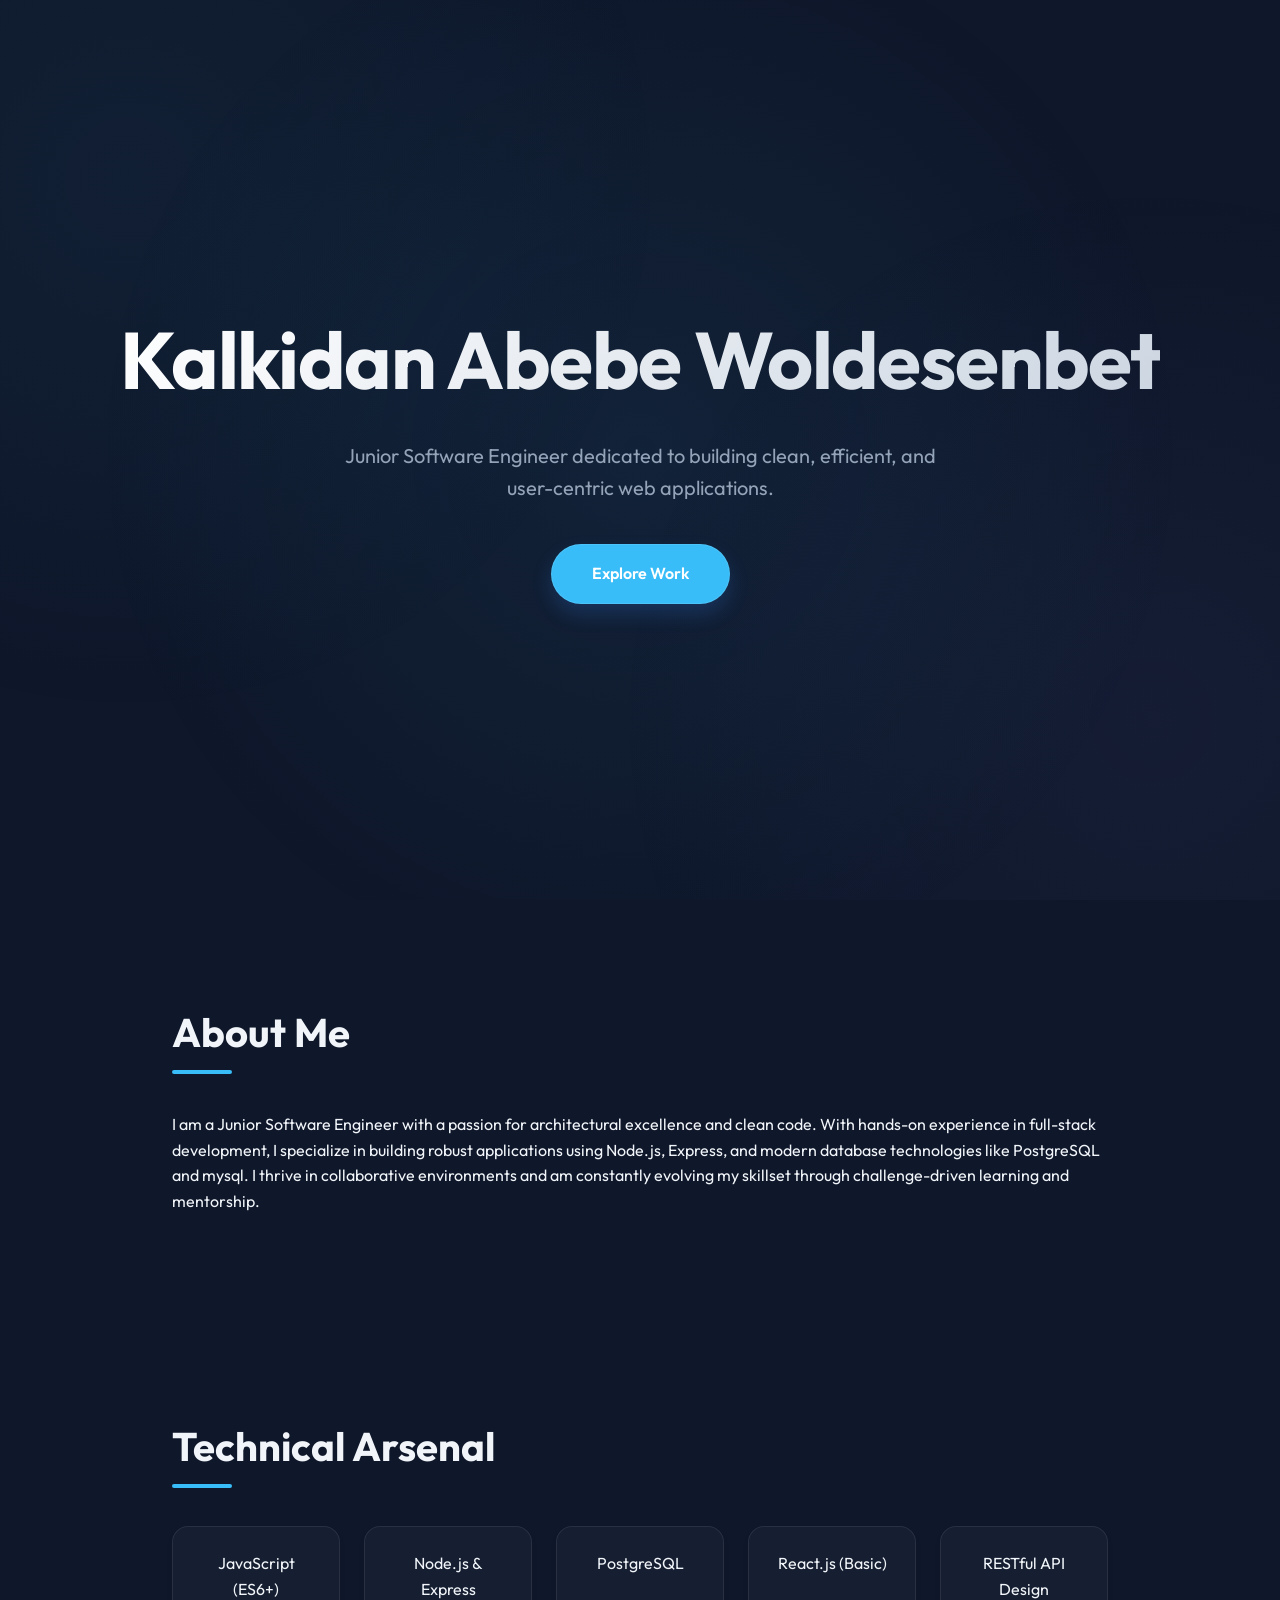
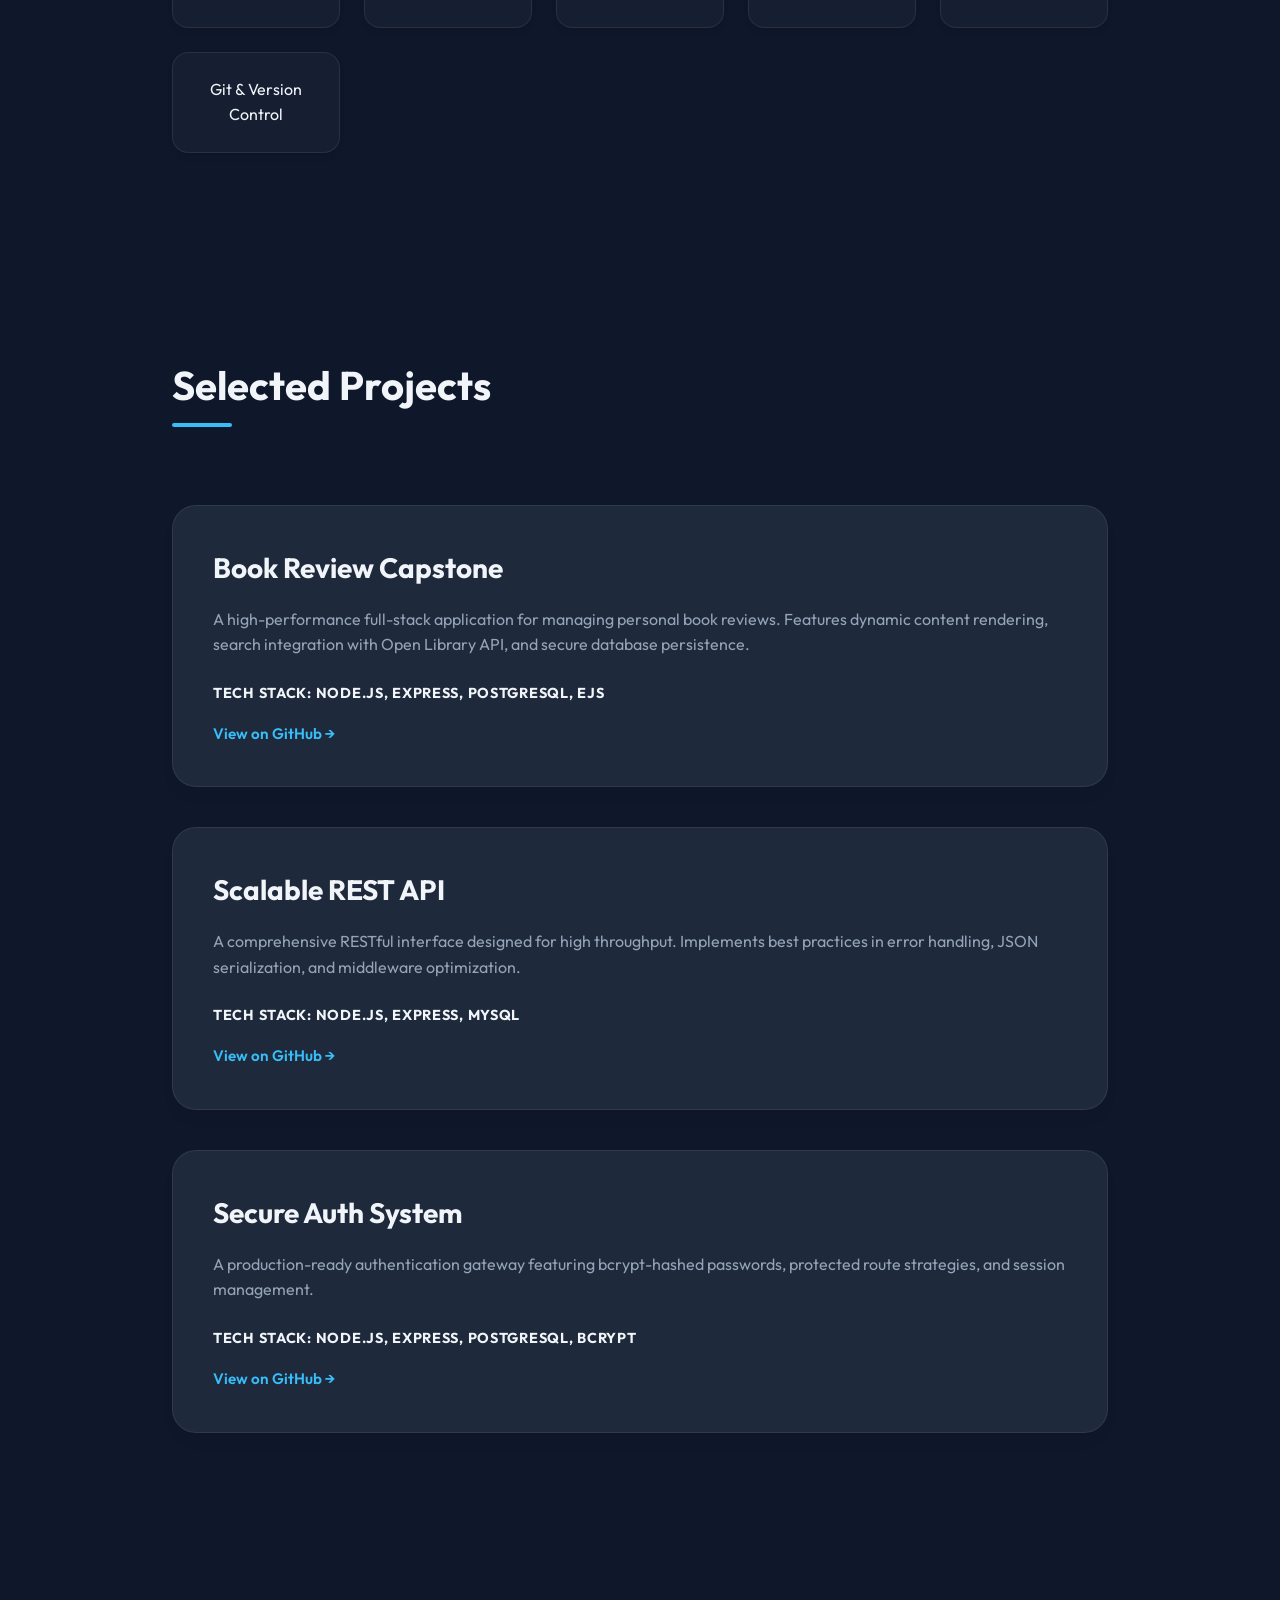
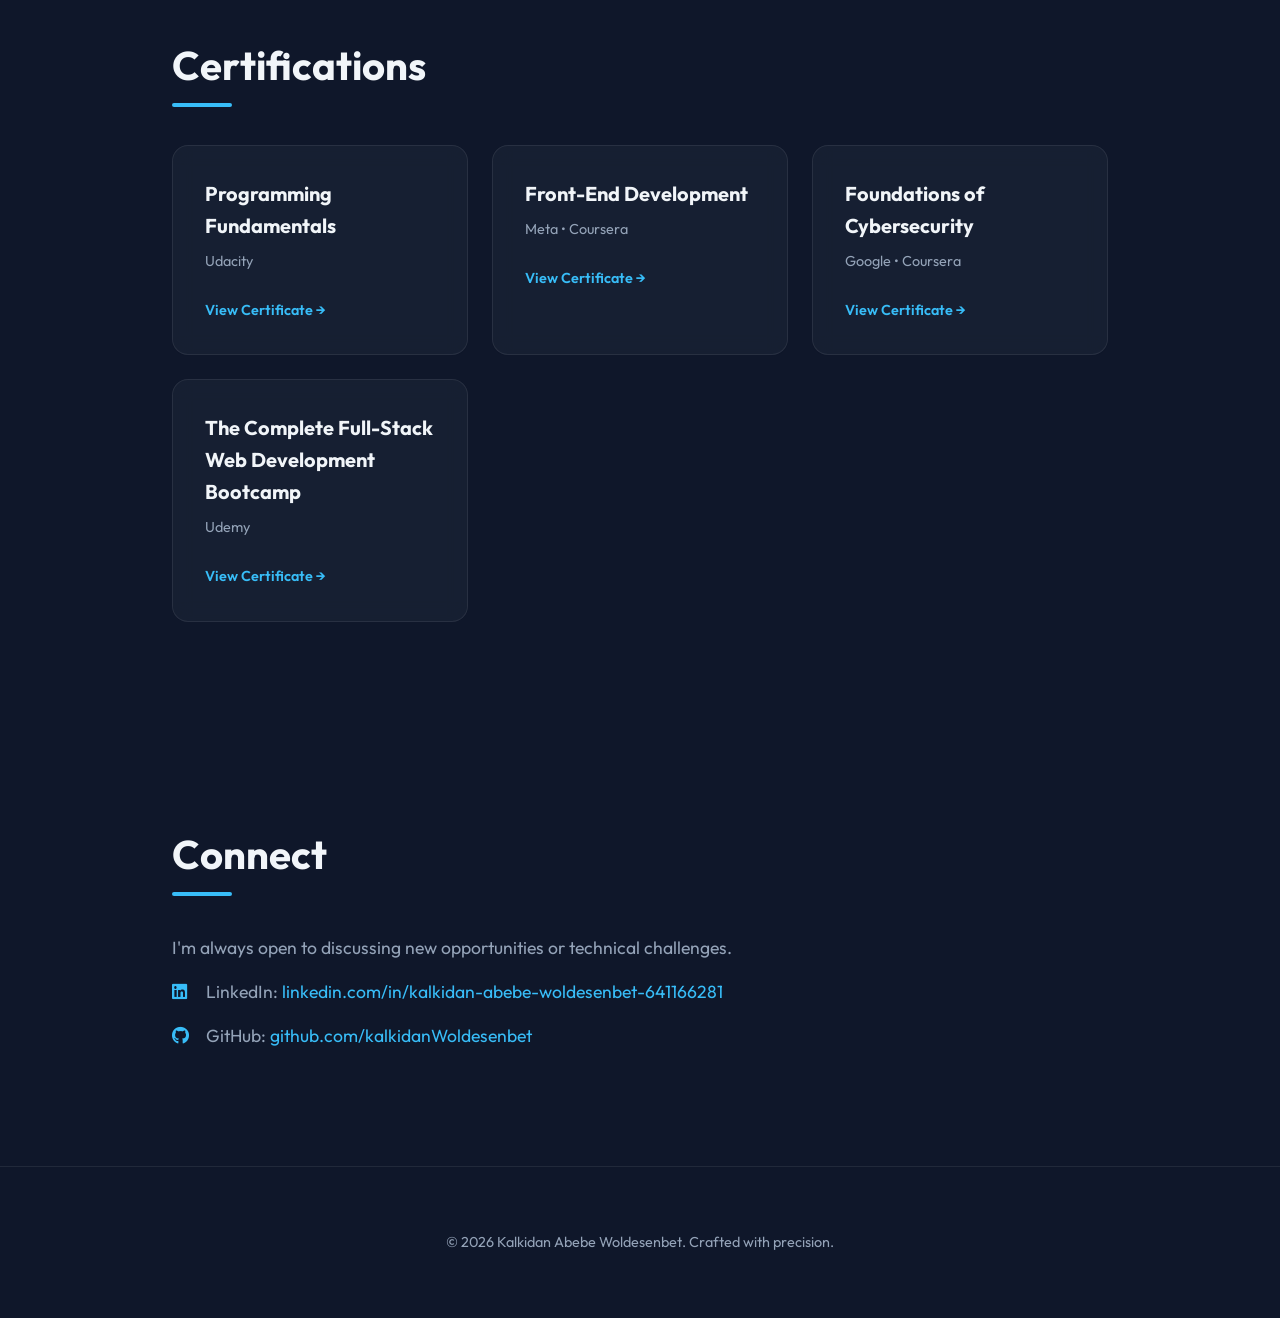
<file: index.html>
<!DOCTYPE html>
<html lang="en">

<head>
    <meta charset="UTF-8" />
    <meta name="viewport" content="width=device-width, initial-scale=1.0" />
    <title>Kalkidan Abebe Woldesenbet | Junior Software Engineer</title>
    <link rel="stylesheet" href="style.css" />
    <link rel="stylesheet" href="https://cdnjs.cloudflare.com/ajax/libs/font-awesome/6.0.0/css/all.min.css" />
</head>

<body>

    <header>
        <div class="header-content">
            <h1>Kalkidan Abebe Woldesenbet</h1>
            <p>Junior Software Engineer dedicated to building clean, efficient, and user-centric web applications.</p>
            <a class="btn" href="#projects">Explore Work</a>
        </div>
    </header>

    <main>
        <section id="about">
            <h2>About Me</h2>
            <p>
                I am a Junior Software Engineer with a passion for architectural excellence and clean code.
                With hands-on experience in full-stack development, I specialize in building robust applications
                using Node.js, Express, and modern database technologies like PostgreSQL and mysql.
                I thrive in collaborative environments and am constantly evolving my skillset through
                challenge-driven learning and mentorship.
            </p>
        </section>

        <section id="skills">
            <h2>Technical Arsenal</h2>
            <ul>
                <li>JavaScript (ES6+)</li>
                <li>Node.js & Express</li>
                <li>PostgreSQL</li>
                <li>React.js (Basic)</li>
                <li>RESTful API Design</li>
                <li>Git & Version Control</li>
            </ul>
        </section>

        <section id="projects">
            <h2>Selected Projects</h2>

            <div class="project">
                <h3>Book Review Capstone</h3>
                <p>
                    A high-performance full-stack application for managing personal book reviews.
                    Features dynamic content rendering, search integration with Open Library API,
                    and secure database persistence.
                </p>
                <strong>Tech Stack: Node.js, Express, PostgreSQL, EJS</strong>
                <a href="https://github.com/kalkidanWoldesenbet/MyBookReview" target="_blank">View on GitHub →</a>
            </div>

            <div class="project">
                <h3>Scalable REST API</h3>
                <p>
                    A comprehensive RESTful interface designed for high throughput. Implements
                    best practices in error handling, JSON serialization, and middleware optimization.
                </p>
                <strong>Tech Stack: Node.js, Express, mysql</strong>
                <a href="https://github.com/kalkidanWoldesenbet/Blog_Post" target="_blank">View on GitHub →</a>
            </div>

            <div class="project">
                <h3>Secure Auth System</h3>
                <p>
                    A production-ready authentication gateway featuring bcrypt-hashed passwords,
                    protected route strategies, and session management.
                </p>
                <strong>Tech Stack: Node.js, Express, PostgreSQL, bcrypt</strong>
                <a href="https://github.com/kalkidanWoldesenbet/SecureAuthSystem" target="_blank">View on GitHub →</a>
            </div>
        </section>

        <section id="certificates">
            <h2>Certifications</h2>
            <div class="cert-grid">
                <div class="cert-card">
                    <h3>Programming Fundamentals</h3>
                    <p>Udacity</p>
                    <a href="https://www.udacity.com/certificate/e/d6f50f72-49ea-11ef-8ecb-c7569900e9d4"
                        target="_blank">View Certificate →</a>
                </div>
                <div class="cert-card">
                    <h3>Front-End Development</h3>
                    <p>Meta • Coursera</p>
                    <a href="https://coursera.org/verify/5EPKUPN6L9TH" target="_blank">View Certificate →</a>
                </div>
                <div class="cert-card">
                    <h3>Foundations of Cybersecurity</h3>
                    <p>Google • Coursera</p>
                    <a href="https://coursera.org/verify/R9M2G8F6AD3J" target="_blank">View Certificate →</a>
                </div>
                <div class="cert-card">
                    <h3>The Complete Full-Stack Web Development Bootcamp</h3>
                    <p>Udemy</p>
                    <a href="https://www.udemy.com/certificate/UC-9e89a8e2-a0e8-4061-b72b-3ac2d64abacb/"
                        target="_blank">View Certificate →</a>
                </div>
            </div>
        </section>


        <section id="contact">
            <h2>Connect</h2>
            <p>I'm always open to discussing new opportunities or technical challenges.</p>
            <div class="contact-links">
                <p><i class="fab fa-linkedin"></i> LinkedIn: <a href="https://www.linkedin.com/in/kalkidan-abebe-woldesenbet-641166281"
                        target="_blank">linkedin.com/in/kalkidan-abebe-woldesenbet-641166281</a></p>
                <p><i class="fab fa-github"></i> GitHub: <a href="https://github.com/kalkidanWoldesenbet"
                        target="_blank">github.com/kalkidanWoldesenbet</a></p>
            </div>
        </section>
    </main>

    <footer>
        <p>© 2026 Kalkidan Abebe Woldesenbet. Crafted with precision.</p>
    </footer>

</body>

</html>
</file>
<file: style.css>
@import url('https://fonts.googleapis.com/css2?family=Outfit:wght@300;400;600;700&display=swap');

:root {
    --bg-primary: #0f172a;
    --bg-secondary: #1e293b;
    --accent-primary: #38bdf8;
    --accent-secondary: #818cf8;
    --text-primary: #f1f5f9;
    --text-secondary: #94a3b8;
    --glass-bg: rgba(30, 41, 59, 0.5);
    --glass-border: rgba(255, 255, 255, 0.08);
    --font-main: 'Outfit', sans-serif;
    --radius-lg: 24px;
    --radius-md: 16px;
    --transition: all 0.4s cubic-bezier(0.4, 0, 0.2, 1);
}



* {
    margin: 0;
    padding: 0;
    box-sizing: border-box;
}

body {
    font-family: var(--font-main);
    background-color: var(--bg-primary);
    color: var(--text-primary);
    line-height: 1.6;
    overflow-x: hidden;
}

/* Background Gradients */
body::before {
    content: '';
    position: fixed;
    top: 0;
    left: 0;
    width: 100%;
    height: 100%;
    background:
        radial-gradient(circle at 10% 20%, rgba(56, 189, 248, 0.05) 0%, transparent 40%),
        radial-gradient(circle at 90% 80%, rgba(129, 140, 248, 0.05) 0%, transparent 40%);
    z-index: -1;
}

/* Header & Hero */
header {
    height: 100vh;
    display: flex;
    flex-direction: column;
    justify-content: center;
    align-items: center;
    text-align: center;
    padding: 2rem;
    background: radial-gradient(circle at center, rgba(56, 189, 248, 0.07) 0%, transparent 70%);
}

h1 {
    font-size: clamp(3rem, 8vw, 5rem);
    font-weight: 700;
    letter-spacing: -0.02em;
    margin-bottom: 1rem;
    background: linear-gradient(135deg, #ffffff 0%, #cbd5e1 100%);
    -webkit-background-clip: text;
    -webkit-text-fill-color: transparent;
    background-clip: text;
    animation: fadeIn 1s ease-out;
}


header p {
    font-size: 1.25rem;
    color: var(--text-secondary);
    max-width: 600px;
    margin: 0 auto 2.5rem;
    animation: fadeIn 1.2s ease-out;
}

.btn {
    display: inline-block;
    padding: 1rem 2.5rem;
    background: var(--accent-primary);
    color: white;
    text-decoration: none;
    border-radius: 50px;
    font-weight: 600;
    transition: var(--transition);
    box-shadow: 0 10px 20px rgba(59, 130, 246, 0.2);
    border: 1px solid rgba(255, 255, 255, 0.1);
}

.btn:hover {
    transform: translateY(-3px);
    box-shadow: 0 15px 30px rgba(59, 130, 246, 0.4);
    background: var(--accent-secondary);
}

/* Sections */
section {
    max-width: 1000px;
    margin: 0 auto;
    padding: 100px 2rem;
}

h2 {
    font-size: 2.5rem;
    margin-bottom: 3rem;
    position: relative;
    display: inline-block;
}

h2::after {
    content: '';
    position: absolute;
    bottom: -10px;
    left: 0;
    width: 60px;
    height: 4px;
    background: var(--accent-primary);
    border-radius: 2px;
}

/* Skills Grid */
#skills ul {
    display: grid;
    grid-template-columns: repeat(auto-fill, minmax(150px, 1fr));
    gap: 1.5rem;
    list-style: none;
}

#skills li {
    background: var(--glass-bg);
    border: 1px solid var(--glass-border);
    padding: 1.5rem;
    border-radius: var(--radius-md);
    text-align: center;
    transition: var(--transition);
    backdrop-filter: blur(12px);
    box-shadow: 0 4px 6px -1px rgba(0, 0, 0, 0.1);
}

#skills li:hover {
    border-color: var(--accent-primary);
    transform: translateY(-8px);
    background: rgba(56, 189, 248, 0.05);
    box-shadow: 0 20px 25px -5px rgba(0, 0, 0, 0.2);
}

/* Project Cards */
#projects {
    display: grid;
    gap: 2.5rem;
}

.project {
    background: var(--bg-secondary);
    border: 1px solid var(--glass-border);
    padding: 2.5rem;
    border-radius: var(--radius-lg);
    transition: var(--transition);
    position: relative;
    overflow: hidden;
    box-shadow: 0 10px 15px -3px rgba(0, 0, 0, 0.05), 0 4px 6px -4px rgba(0, 0, 0, 0.05);
}

.project::before {
    content: '';
    position: absolute;
    top: 0;
    left: 0;
    width: 6px;
    height: 100%;
    background: linear-gradient(to bottom, var(--accent-primary), var(--accent-secondary));
    opacity: 0;
    transition: var(--transition);
}

.project:hover {
    transform: translateY(-5px) translateX(5px);
    border-color: rgba(37, 99, 235, 0.1);
    box-shadow: 0 20px 25px -5px rgba(0, 0, 0, 0.1), 0 8px 10px -6px rgba(0, 0, 0, 0.1);
}

.project:hover::before {
    opacity: 1;
}

.project h3 {
    font-size: 1.75rem;
    margin-bottom: 1rem;
}

.project p {
    color: var(--text-secondary);
    margin-bottom: 1.5rem;
}

.project strong {
    display: block;
    margin-bottom: 1rem;
    color: var(--text-primary);
    font-size: 0.9rem;
    text-transform: uppercase;
    letter-spacing: 0.05em;
}

.project a {
    color: var(--accent-primary);
    text-decoration: none;
    font-weight: 600;
    font-size: 0.95rem;
    transition: var(--transition);
}

.project a:hover {
    color: var(--text-primary);
}

/* Contact */
#contact p {
    font-size: 1.1rem;
    margin-bottom: 1rem;
    color: var(--text-secondary);
}

#contact a {
    color: var(--accent-primary);
    text-decoration: none;
    transition: var(--transition);
}

.contact-links i {
    margin-right: 10px;
    color: var(--accent-primary);
    width: 20px;
}

/* Certifications Styling */
.cert-grid {
    display: grid;
    grid-template-columns: repeat(auto-fill, minmax(280px, 1fr));
    gap: 1.5rem;
}

.cert-card {
    background: var(--glass-bg);
    border: 1px solid var(--glass-border);
    padding: 2rem;
    border-radius: var(--radius-md);
    transition: var(--transition);
    backdrop-filter: blur(10px);
}

.cert-card:hover {
    border-color: var(--accent-primary);
    transform: translateY(-5px);
    background: rgba(59, 130, 246, 0.05);
}

.cert-card h3 {
    font-size: 1.25rem;
    margin-bottom: 0.5rem;
    color: var(--text-primary);
}

.cert-card p {
    color: var(--text-secondary);
    font-size: 0.9rem;
    margin-bottom: 1.5rem;
}

.cert-card a {
    color: var(--accent-primary);
    text-decoration: none;
    font-weight: 600;
    font-size: 0.9rem;
    transition: var(--transition);
}

.cert-card a:hover {
    text-decoration: underline;
}

/* Animations */

@keyframes fadeIn {
    from {
        opacity: 0;
        transform: translateY(20px);
    }

    to {
        opacity: 1;
        transform: translateY(0);
    }
}

footer {
    text-align: center;
    padding: 4rem 2rem;
    color: var(--text-secondary);
    font-size: 0.9rem;
    border-top: 1px solid var(--glass-border);
}

@media (max-width: 768px) {
    header {
        padding: 1rem;
    }

    section {
        padding: 60px 1.5rem;
    }
}
</file>
